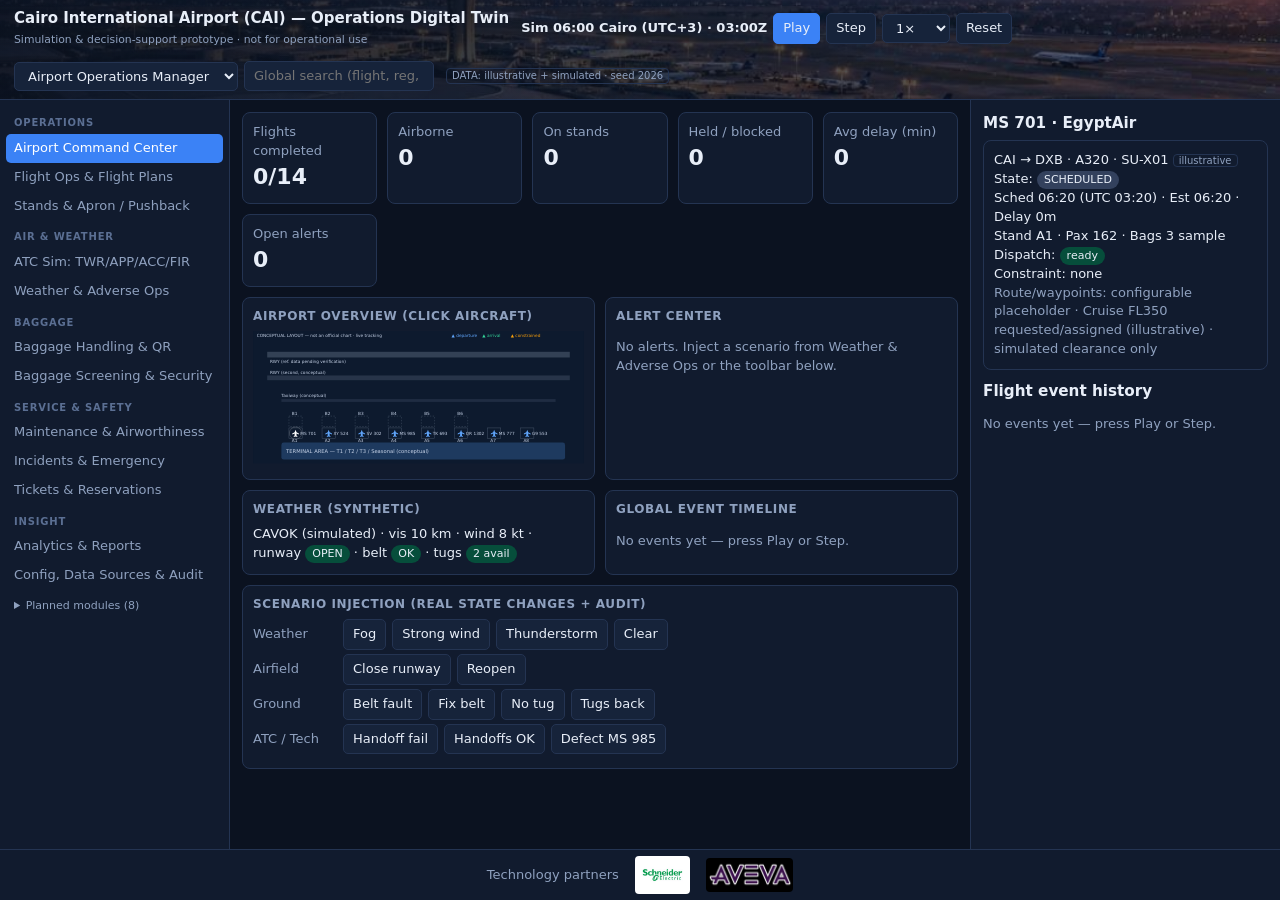
<file: CAI Operations Digital Twin — Simulation Prototype (1).html>
<!doctype html><html lang="en"><head><meta charset="utf-8"><meta name="viewport" content="width=device-width, initial-scale=1, viewport-fit=cover"><title>CAI Operations Digital Twin — Simulation Prototype</title>
<style>
:root{color-scheme:dark;--bg:#0b1220;--p:#111b2e;--p2:#16233a;--ln:#243452;--tx:#e8eef8;--mu:#8fa1bf;--ac:#3b82f6;--ok:#10b981;--wn:#f59e0b;--cr:#ef4444;box-sizing:border-box;padding-top:env(safe-area-inset-top,0px);padding-bottom:env(safe-area-inset-bottom,0px)}
*{box-sizing:inherit}html,body{height:100%;margin:0}body{background:var(--bg);color:var(--tx);font:13px/1.45 system-ui,"Segoe UI",Roboto,sans-serif}
#app{display:grid;grid-template-columns:230px 1fr 310px;grid-template-rows:auto 1fr auto;height:100%}
header{grid-column:1/4;background:linear-gradient(90deg,#0b1220ee,#0b122099),var(--hero) center/cover;border-bottom:1px solid var(--ln);padding:8px 14px;display:flex;gap:12px;align-items:center;flex-wrap:wrap}
header h1{font-size:15px;margin:0}header small{color:var(--mu)}
nav{background:var(--p);border-right:1px solid var(--ln);overflow:auto;padding:6px}
nav button{display:block;width:100%;text-align:left;background:none;border:0;color:var(--mu);padding:5px 8px;border-radius:5px;font:inherit;cursor:pointer}
nav button.on{background:var(--ac);color:#fff}nav button:hover{background:var(--p2)}nav button.na{opacity:.45}
main{overflow:auto;padding:12px}aside{background:var(--p);border-left:1px solid var(--ln);overflow:auto;padding:12px}
.g{display:grid;gap:10px}.k{grid-template-columns:repeat(auto-fit,minmax(120px,1fr))}.c2{grid-template-columns:repeat(auto-fit,minmax(300px,1fr))}
.card{background:var(--p);border:1px solid var(--ln);border-radius:8px;padding:10px;min-width:0}.card h3{margin:0 0 6px;font-size:12px;text-transform:uppercase;letter-spacing:.05em;color:var(--mu)}
.kv b{display:block;font-size:22px}.tw{overflow-x:auto}table{width:100%;border-collapse:collapse}th,td{padding:4px 6px;border-bottom:1px solid var(--ln);text-align:left;white-space:nowrap}th{color:var(--mu);font-weight:500}tr.r{cursor:pointer}tr.r:hover,tr.sel{background:var(--p2)}
.b{display:inline-block;padding:1px 7px;border-radius:9px;font-size:11px;background:#33415d}.ok{background:#064e3b}.wn{background:#78350f}.cr{background:#7f1d1d}
button.a,select,input{background:var(--p2);color:var(--tx);border:1px solid var(--ln);border-radius:5px;padding:5px 9px;font:inherit}button.a{cursor:pointer}button.a:hover{border-color:var(--ac)}button.pri{background:var(--ac);border-color:var(--ac)}
button:focus-visible,select:focus-visible,input:focus-visible{outline:2px solid #93c5fd}
.row{display:flex;gap:6px;flex-wrap:wrap;align-items:center}.mu{color:var(--mu)}svg text{fill:#c7d3e8;font-size:9px}
.tag{font-size:10px;border:1px solid var(--ln);border-radius:4px;padding:0 5px;color:var(--mu)}
#toast{position:fixed;bottom:14px;left:50%;transform:translateX(-50%);background:#1e293b;border:1px solid var(--ac);padding:8px 14px;border-radius:8px;display:none;z-index:9}
.pulse{animation:p 1.6s infinite}@keyframes p{50%{opacity:.35}}@media(prefers-reduced-motion:reduce){.pulse{animation:none}}
.logo{height:34px;border-radius:4px}footer{grid-column:1/4;background:var(--p);border-top:1px solid var(--ln);padding:6px 14px;display:flex;gap:16px;align-items:center;justify-content:center}nav h4{margin:10px 8px 3px;font-size:10px;letter-spacing:.08em;text-transform:uppercase;color:#5b6f93}details summary{font-size:11px}
@media(max-width:900px){#app{grid-template-columns:1fr;grid-template-rows:auto auto 1fr auto auto}header,nav,main,aside,footer{grid-column:1}nav{display:flex;overflow-x:auto}nav button{white-space:nowrap;width:auto}}
</style></head><body><div id="app">
<header><div><h1>Cairo International Airport (CAI) — Operations Digital Twin</h1><small>Simulation &amp; decision-support prototype · not for operational use</small></div>
<span class="row" id="clk"></span><span class="row"><select id="role" aria-label="Demo role"></select><input id="srch" placeholder="Global search (flight, reg, airline)" aria-label="Search"></span><span id="src" class="tag"></span></header>
<nav id="nav" aria-label="Modules"></nav><main id="main"></main><aside id="side"></aside><footer id="ft"></footer></div><div id="toast" role="status"></div>
<script>
const HERO="[data-uri]",SCH="[data-uri]",AVE="[data-uri]";document.documentElement.style.setProperty('--hero',`url(${HERO})`);
const $=s=>document.querySelector(s),pad=n=>String(n).padStart(2,'0');
function rng(a){return()=>{a|=0;a=a+0x6D2B79F5|0;let t=Math.imul(a^a>>>15,1|a);t=t+Math.imul(t^t>>>7,61|t)^t;return((t^t>>>14)>>>0)/4294967296}}
function hash(s){let h=2166136261;for(const c of s){h^=c.charCodeAt(0);h=Math.imul(h,16777619)}return h>>>0}
const DEP=['SCHEDULED','CHECK-IN OPEN','BOARDING','BOARDING COMPLETE','PUSHBACK REQUESTED','TAXIING','TAKEOFF SEQUENCE','DEPARTED','EN ROUTE'],DO=[-1e9,-120,-45,-15,-10,-5,0,3,20];
const ARR=['SCHEDULED','EN ROUTE','APPROACHING','LANDING','TAXIING','PARKED'],AO=[-1e9,-60,-12,-1,2,8];
// ILLUSTRATIVE sample schedule (not real flight data): id, airline, type, reg, isDep, other airport, STD/STA (min after 06:00), pax, stand
const FL=[['MS 701','EgyptAir','A320','SU-X01',1,'DXB',20,162,'A1'],['XY 524','flynas','A320','SU-X02',1,'RUH',35,170,'A2'],['SV 302','Saudia','A321','SU-X03',1,'JED',50,190,'A3'],['MS 985','EgyptAir','B788','SU-X04',1,'LHR',70,240,'A4'],['TK 693','Turkish','B738','SU-X05',1,'IST',95,150,'A5'],['QR 1302','Qatar','A320','SU-X06',1,'DOH',120,160,'A6'],['MS 777','EgyptAir','A330','SU-X07',1,'CDG',150,260,'A7'],['G9 553','Air Arabia','A320','SU-X08',1,'SHJ',180,168,'A8'],
['MS 702','EgyptAir','A320','SU-Y01',0,'DXB',30,158,'B1'],['EK 928','Emirates','B77W','SU-Y02',0,'DXB',45,310,'B2'],['MS 986','EgyptAir','B788','SU-Y03',0,'LHR',80,230,'B3'],['LH 582','Lufthansa','A321','SU-Y04',0,'FRA',110,180,'B4'],['ET 725','Ethiopian','B738','SU-Y05',0,'ADD',140,140,'B5'],['KU 617','Kuwait Air.','A320','SU-Y06',0,'KWI',170,150,'B6']];
const SCN={fog:'Dense fog (simulated)',wind:'Strong wind (simulated)',storm:'Thunderstorm + lightning ramp restriction',rwy:'Runway closure',belt:'Baggage belt failure',tug:'Pushback tug unavailable',hof:'ATC handoff failure',defect:'Aircraft defect (MS 985)'};
function makeState(seed){const F=FL.map(a=>({id:a[0],al:a[1],type:a[2],reg:a[3],dep:a[4],apt:a[5],std:a[6],pax:a[7],stand:a[8],i:0,st:'SCHEDULED',delay:0,mx:0,mad:0,block:null,al_:null,bags:[0,1,2].map(k=>{const id='BG'+a[0].replace(/\W/g,'')+k;return{id,tok:(hash(id+seed)*7919>>>0).toString(36)+(hash(id)>>>0).toString(36),esc:hash(id)%6==0}})}));
return{seed,t:0,F,ev:[],al:[],ho:[],au:[],rnd:rng(seed),wx:{vis:10,wind:8,c:'CAVOK (simulated)'},rwy:0,belt:0,tugDown:0,light:0,hof:0,lastDep:-9,n:0,mad:0,ref:[]}}
const ev=(S,type,f,msg)=>{S.ev.unshift({t:S.t,type,f,msg});if(S.ev.length>300)S.ev.pop()};
function alrt(S,sev,sys,msg,rec,owner){S.al.unshift({id:'AL-'+(++S.n),t:S.t,sev,sys,msg,rec,owner,res:0})}
function tick(S){S.t++;const slot=S.wx.vis<1.5?5:S.wx.wind>30?4:2,tug=S.tugDown||S.light?0:2;
for(const f of S.F){const L=f.dep?DEP:ARR,O=f.dep?DO:AO,n=f.i+1;if(n>=L.length||S.t<f.std+f.delay+O[n])continue;const nm=L[n];let b=null;
if(f.dep){if(nm=='BOARDING COMPLETE'&&S.belt)b='Baggage sortation fault: bags not loaded';else if(nm=='PUSHBACK REQUESTED'&&f.mx)b='Maintenance restriction: not dispatch-ready';else if(nm=='PUSHBACK REQUESTED'&&!tug)b=S.light?'Lightning: ramp tasks suspended':'No pushback tug available';else if(nm=='DEPARTED'&&S.rwy)b='Runway closed';else if(nm=='DEPARTED'&&S.t-S.lastDep<slot)b='Runway slot spacing (capacity)'}
else if(nm=='LANDING'){if(S.rwy)b='Runway closed — holding';else if(S.wx.vis<1.5&&!f.mad&&S.rnd()<.45){f.mad=1;S.mad++;f.delay+=8;ev(S,'MissedApproachRecorded',f.id,'Missed approach, low visibility; ETA revised +8 min');alrt(S,'wn','ATC',f.id+' missed approach (simulated)','Re-sequence in APP','APP controller (training)')}}
if(b){f.delay++;f.block=b;if(f.al_!=b){f.al_=b;alrt(S,'wn',f.dep?'Ground/Dispatch':'ATC',f.id+': '+b,'Review options; est. delay accumulating',f.dep?'Duty manager':'APP')}continue}
f.block=null;f.i=n;f.st=nm;ev(S,{'CHECK-IN OPEN':'CheckInOpened','BOARDING':'BoardingStarted','BOARDING COMPLETE':'BoardingCompleted','PUSHBACK REQUESTED':'PushbackRequested','TAXIING':'TaxiStarted','DEPARTED':'TakeoffRecorded','APPROACHING':'ApproachStarted','LANDING':'LandingRecorded','PARKED':'StandAssigned'}[nm]||'FlightStateChanged',f.id,nm);
const h=(a,b2)=>{S.ho.push({id:'HO-'+(S.ho.length+1),f:f.id,from:a,to:b2,t:S.t,ack:null});ev(S,'ATCHandoffRequested',f.id,a+' → '+b2)};
if(nm=='DEPARTED'){S.lastDep=S.t;h('TWR','APP')}if(nm=='EN ROUTE'&&f.dep)h('APP','ACC');if(nm=='APPROACHING')h('ACC','APP');if(nm=='LANDING')h('APP','TWR')}
for(const h of S.ho)if(!h.ack){const age=S.t-h.t;if(!S.hof||age>=6){h.ack=S.t;ev(S,'ATCHandoffAcknowledged',h.f,h.from+'→'+h.to+(age>=6&&S.hof?' (after retry)':''))}else if(age==3&&!h.warn){h.warn=1;alrt(S,'cr','ATC','Handoff '+h.id+' ('+h.f+') unacknowledged','Retry coordination via backup line (simulated)','Supervisor')}}}
function scn(S,k,role){const A=m=>S.au.unshift({t:S.t,role,m});A('Scenario: '+(SCN[k]||k));
if(k=='fog'){S.wx={vis:.8,wind:6,c:'DENSE FOG (simulated)'};ev(S,'WeatherConditionChanged','—','Visibility 0.8 km; capacity reduced');alrt(S,'wn','Weather','Reduced visibility: slot spacing ↑, missed-approach risk ↑','Options: reduce throughput, hold, delay departures, divert (authorised decision-maker)','Duty manager')}
if(k=='wind'){S.wx={vis:10,wind:38,c:'STRONG WIND (simulated)'};ev(S,'WeatherConditionChanged','—','Wind 38 kt');alrt(S,'wn','Weather','Strong wind: runway throughput reduced','Check crosswind limits per aircraft/procedure','Duty manager')}
if(k=='storm'){S.wx={vis:3,wind:30,c:'THUNDERSTORM (simulated)'};S.light=1;ev(S,'WeatherConditionChanged','—','Thunderstorm; ramp lightning restriction');alrt(S,'cr','Weather','Lightning restriction: ramp & pushback tasks suspended','Resume only when approved criteria met','Ramp safety officer')}
if(k=='clear'){S.wx={vis:10,wind:8,c:'CAVOK (simulated)'};S.light=0;ev(S,'WeatherConditionChanged','—','Conditions improved')}
if(k=='rwy'){S.rwy=1;ev(S,'RunwayStatusChanged','RWY','Runway CLOSED (simulated inspection)');alrt(S,'cr','Runway','Runway closed: departures held, arrivals holding','Inspect, then reopen via authorised release','Airfield ops')}
if(k=='rwyok'){S.rwy=0;ev(S,'RunwayStatusChanged','RWY','Runway reopened')}
if(k=='belt'){S.belt=1;ev(S,'GroundEquipmentFailure','BELT','Baggage sortation belt failed');alrt(S,'cr','Baggage','Belt failure: bag queue building; boarding completion blocked','Manual sort / reroute to belt 2; notify passenger services','Baggage ops officer')}
if(k=='beltok'){S.belt=0;ev(S,'BeltRestored','BELT','Belt restored')}
if(k=='tug'){S.tugDown=1;ev(S,'GroundVehicleBreakdown','TUGS','All simulated tugs unavailable');alrt(S,'wn','Fleet','No tug available: pushbacks cannot be requested','Dispatch spare tug / tow tractor','Fleet dispatcher')}
if(k=='tugok'){S.tugDown=0;ev(S,'GroundVehicleDispatched','TUGS','Tugs available')}
if(k=='hof'){S.hof=1;ev(S,'ATCHandoffFailure','ATC','Handoff acknowledgment failures enabled')}
if(k=='hofok'){S.hof=0}
if(k=='defect'){const f=S.F.find(x=>x.id=='MS 985');f.mx=1;ev(S,'MaintenanceDefectReported',f.id,'Dispatch-critical defect (simulated)');alrt(S,'cr','Maintenance',f.id+' not dispatch-ready','Rectify, inspect, sign-off, authorised release','Maintenance planner')}}
function run(seed,k,n=240){const s=makeState(seed);for(let i=0;i<n;i++){if(i==20&&k)scn(s,k,'sim');tick(s)}return kpi(s)}
function kpi(S){const d=S.F.filter(f=>f.dep),dl=d.filter(f=>f.i>=7),ar=S.F.filter(f=>!f.dep);return{dep:dl.length,arr:ar.filter(f=>f.i>=4).length,avg:+(S.F.reduce((a,f)=>a+f.delay,0)/S.F.length).toFixed(1),ot:Math.round(100*d.filter(f=>f.delay<=15).length/d.length),mad:S.mad,al:S.al.length,held:S.F.filter(f=>f.block).length}}
// ---------- UI ----------
let S=makeState(2026),sel='MS 701',view='cmd',role='Airport Operations Manager',play=0,spd=1,timer,q='',cmpRes=null,cmpK='fog',inc=[],tk=[];
const ROLES=['Airport Operations Manager','Terminal Operations Officer','Ground Handling Supervisor','Baggage Operations Officer','Maintenance Planner','Safety Investigator','Fleet Dispatcher','ATC Training User','Passenger Support Agent','Read-only Analyst'];
const NAV=[['cmd','Airport Command Center',1],['term','Terminals, Gates & Pax Services'],['fl','Flight Ops & Flight Plans',1],['atc','ATC Sim: TWR/APP/ACC/FIR',1],['bag','Baggage Handling & QR',1],['scr','Baggage Screening & Security',1],['gh','Ground Handling & Ramp'],['veh','Ground Vehicles & Fleet'],['st','Stands & Apron / Pushback',1],['rw','Runways, Taxiways & Pavement'],['wx','Weather & Adverse Ops',1],['mx','Maintenance & Airworthiness',1],['pv','Private Aviation & Seasonal Terminal'],['tix','Tickets & Reservations',1],['clm','Lost Baggage & Claims'],['inc','Incidents & Emergency',1],['res','Resource & Sustainability'],['stf','Staffing & Crew'],['an','Analytics & Reports',1],['cfg','Config, Data Sources & Audit',1]];
const loc=t=>{const m=360+t;return pad(Math.floor(m/60)%24)+':'+pad(m%60)},utc=t=>{const m=180+t;return pad(Math.floor(m/60)%24)+':'+pad(m%60)};
const toast=m=>{const e=$('#toast');e.textContent=m;e.style.display='block';clearTimeout(e.t);e.t=setTimeout(()=>e.style.display='none',2600)};
const can=()=>role!='Read-only Analyst'||(toast('Read-only Analyst cannot perform actions'),0);
const bd=(s,c)=>`<span class="b ${c||''}">${s}</span>`;
const stc=f=>f.block?'wn':(f.i>=(f.dep?7:5)?'ok':'');
const eta=f=>loc(f.std+f.delay);
function act(k,conf){if(!can())return;if(conf&&!confirm(conf+'\n\n(Sensitive action — will be written to the audit log.)'))return;scn(S,k,role);draw();toast('Applied: '+(SCN[k]||k))}
function setView(v){view=v;draw()}
function selF(id){sel=id;draw()}
function bagStage(b,f){const i=f.i;if(f.dep){if(i<1)return'NOT CHECKED IN';if(S.belt&&i<=3)return'SORTATION HOLD (belt fault)';if(i==1)return b.esc?'SCREENING ESCALATED — manual review by authorised staff':'CHECKED IN';if(i==2)return'SCREENED & SORTED';if(i<7)return'LOADED ON AIRCRAFT';return'IN TRANSIT'}if(i<4)return'ON AIRCRAFT';if(i==4)return'UNLOADING';return i==5?'ON RECLAIM BELT':'—'}
function qr(tok){const n=21,h=hash(tok);let r=rng(h),s='';for(let y=0;y<n;y++)for(let x=0;x<n;x++){const fin=(x<7&&y<7)||(x>13&&y<7)||(x<7&&y>13);let on=fin?(x%6==0||y%6==0||(x%6>1&&x%6<5&&y%6>1&&y%6<5)||x==14||x==20)&&!(x>6&&x<14&&y<7):r()>.5;if(on)s+=`<rect x="${x}" y="${y}" width="1" height="1"/>`}return`<svg viewBox="-1 -1 23 23" width="110" style="background:#fff;border-radius:4px"><g fill="#000">${s}</g></svg>`}
function pos(f){const i=(+f.stand.slice(1)-1);const sx=90+i*70,sy=215;if(f.dep){if(f.i<=4)return[sx,sy];if(f.i==5)return[sx+(150-sx)*.3,150];if(f.i==6)return[110,50];return null}if(f.i==3)return[300,50];if(f.i==4)return[200,150];if(f.i==5)return[sx,sy];if(f.i==2)return[640,70];return null}
function mapSVG(){let s=`<svg viewBox="0 0 700 280" width="100%" role="img" aria-label="Conceptual airport layout"><rect width="700" height="280" fill="#0d1a2e"/><text x="8" y="12">CONCEPTUAL LAYOUT — not an official chart</text>
<rect x="30" y="44" width="640" height="12" fill="${S.rwy?'#7f1d1d':'#334155'}"/><text x="36" y="40">RWY (ref. data pending verification)${S.rwy?' — CLOSED':''}</text><rect x="30" y="94" width="640" height="10" fill="#273449"/><text x="36" y="90">RWY (second, conceptual)</text>
<rect x="60" y="144" width="580" height="6" fill="#1f2c42"/><text x="60" y="140">Taxiway (conceptual)</text><rect x="60" y="236" width="600" height="36" rx="5" fill="#1e3a5f"/><text x="70" y="258" style="font-size:11px">TERMINAL AREA — T1 / T2 / T3 / Seasonal (conceptual)</text>`;
for(const f of S.F){const i=+f.stand.slice(1)-1,x=90+i*70;if(f.stand[0]=='A')s+=`<rect x="${x-14}" y="205" width="28" height="22" fill="none" stroke="#475569"/><text x="${x-8}" y="226">${f.stand}</text>`;else s+=`<rect x="${x-14}" y="180" width="28" height="22" fill="none" stroke="#475569" stroke-dasharray="3"/><text x="${x-8}" y="199">${f.stand}</text>`}
for(const f of S.F){const p=pos(f);if(!p)continue;const c=f.block?'#f59e0b':f.id==sel?'#fff':'#3b82f6';s+=`<g style="cursor:pointer" onclick="selF('${f.id}')"><circle cx="${p[0]}" cy="${p[1]}" r="${f.id==sel?8:6}" fill="${c}" class="${f.block?'pulse':''}"/><text x="${p[0]+8}" y="${p[1]+3}">${f.id}</text></g>`}
return s+'</svg>'}
function kpiCards(){const k=kpi(S),air=S.F.filter(f=>f.dep?f.i>=7:f.i>=1&&f.i<=3).length,onS=S.F.filter(f=>f.dep?f.i>=1&&f.i<=4:f.i>=5).length,q2=S.F.filter(f=>f.dep&&f.i>=1&&f.i<=2).reduce((a,f)=>a+f.pax,0);
const c=[['Departed',k.dep+'/8'],['Arrived',k.arr+'/6'],['Airborne',air],['On stands',onS],['Held/blocked',k.held],['Avg delay (min)',k.avg],['Missed apps',k.mad],['Pax in check-in/boarding',q2],['Open alerts',S.al.filter(a=>!a.res).length],['Bags in hold',S.belt?S.F.filter(f=>f.dep&&f.i>=1&&f.i<=3).length*3:0]];
return`<div class="g k">${c.map(x=>`<div class="card kv"><span class="mu">${x[0]}</span><b>${x[1]}</b></div>`).join('')}</div>`}
function alerts(){return S.al.length?S.al.slice(0,8).map(a=>`<div class="card" style="margin-bottom:6px;border-left:3px solid var(${a.sev=='cr'?'--cr':'--wn'})"><div class="row">${bd(a.sev=='cr'?'CRITICAL':'CAUTION',a.sev)} <span class="mu">${loc(a.t)} · ${a.sys} · ${a.id}</span></div>${a.msg}<div class="mu">Recommended: ${a.rec} · Owner: ${a.owner}</div>${a.res?bd('RESOLVED','ok'):`<button class="a" onclick="if(can()){S.al.find(x=>x.id=='${a.id}').res=1;S.au.unshift({t:S.t,role,m:'Resolved ${a.id}'});draw()}">Resolve</button>`}</div>`).join(''):'<p class="mu">No alerts. Inject a scenario from Weather &amp; Adverse Ops or the toolbar below.</p>'}
function evlog(n=12,fid){const e=S.ev.filter(x=>!fid||x.f==fid).slice(0,n);return e.length?`<div class="tw"><table>${e.map(x=>`<tr><td class="mu">${loc(x.t)}</td><td>${x.type}</td><td>${x.f}</td><td class="mu">${x.msg}</td></tr>`).join('')}</table></div>`:'<p class="mu">No events yet — press Play or Step.</p>'}
function flTable(list){return`<div class="tw"><table><tr><th>Flight</th><th>Airline</th><th>A/C</th><th>Route</th><th>Sched</th><th>Est</th><th>State</th><th>Delay</th><th>Constraint</th></tr>${list.map(f=>`<tr class="r ${f.id==sel?'sel':''}" tabindex="0" onclick="selF('${f.id}')"><td><b>${f.id}</b></td><td>${f.al}</td><td>${f.type}</td><td>${f.dep?'CAI→'+f.apt:f.apt+'→CAI'}</td><td>${loc(f.std)}</td><td>${eta(f)}</td><td>${bd(f.st,stc(f))}</td><td>${f.delay?'+'+f.delay:'—'}</td><td class="mu">${f.block||''}</td></tr>`).join('')}</table></div>`}
function toolbar(){return`<div class="card"><h3>Scenario injection (each action = real state change + audit record)</h3><div class="row">${Object.keys(SCN).map(k=>`<button class="a" onclick="act('${k}',${['rwy','defect'].includes(k)?`'Apply: ${SCN[k]}?'`:'0'})">${SCN[k]}</button>`).join('')}</div><div class="row" style="margin-top:6px"><span class="mu">Restore:</span>${[['clear','Clear weather'],['rwyok','Reopen runway'],['beltok','Fix belt'],['tugok','Restore tugs'],['hofok','Handoffs OK']].map(a=>`<button class="a" onclick="act('${a[0]}')">${a[1]}</button>`).join('')}</div></div>`}
const V={
cmd:()=>`${kpiCards()}<div class="g c2" style="margin-top:10px"><div class="card"><h3>Airport overview (click aircraft)</h3>${mapSVG()}</div><div class="card"><h3>Alert center</h3>${alerts()}</div></div><div class="g c2" style="margin-top:10px"><div class="card"><h3>Weather (synthetic)</h3>${S.wx.c} · vis ${S.wx.vis} km · wind ${S.wx.wind} kt · runway ${S.rwy?bd('CLOSED','cr'):bd('OPEN','ok')} · belt ${S.belt?bd('FAULT','cr'):bd('OK','ok')} · tugs ${S.tugDown||S.light?bd('0 avail','cr'):bd('2 avail','ok')}</div><div class="card"><h3>Global event timeline</h3>${evlog(8)}</div></div><div style="margin-top:10px">${toolbar()}</div>`,
fl:()=>{const l=S.F.filter(f=>(f.id+f.al+f.reg+f.apt).toLowerCase().includes(q.toLowerCase()));return`<div class="card"><h3>Flights ${q?'(filter: '+q+')':''}</h3>${l.length?flTable(l):'<p class="mu">No flights match.</p>'}</div>`},
atc:()=>{const col=(n,fn)=>{const l=S.F.filter(fn);return`<div class="card"><h3>${n} <span class="tag">simulated, training only</span></h3>${bd('workload '+l.length+'/6',l.length>4?'cr':l.length>2?'wn':'ok')}<div style="margin-top:6px">${l.map(f=>`<div class="row"><b>${f.id}</b>${bd(f.st,stc(f))}<span class="mu">${f.block||''}</span></div>`).join('')||'<span class="mu">No traffic</span>'}</div></div>`};
return`<div class="g c2">${col('Tower (TWR)',f=>f.dep?[4,5,6].includes(f.i):[3,4].includes(f.i))}${col('Approach (APP)',f=>f.dep?f.i==7:f.i==2)}${col('Area Control (ACC)',f=>f.i==(f.dep?8:1))}</div><div class="card" style="margin-top:10px"><h3>Handoffs (adjacent FIR step is configurable; not modelled in this pass)</h3><div class="tw"><table><tr><th>ID</th><th>Flight</th><th>From</th><th>To</th><th>Requested</th><th>Ack</th><th></th></tr>${S.ho.slice().reverse().slice(0,12).map(h=>`<tr><td>${h.id}</td><td>${h.f}</td><td>${h.from}</td><td>${h.to}</td><td>${loc(h.t)}</td><td>${h.ack?bd('ACK '+loc(h.ack),'ok'):bd('PENDING','wn')}</td><td>${h.ack?'':`<button class="a" onclick="if(can()){const h=S.ho.find(x=>x.id=='${h.id}');h.ack=S.t;ev(S,'ATCHandoffAcknowledged',h.f,'manual retry');draw()}">Retry</button>`}</td></tr>`).join('')}</table></div><p class="mu">No separation minima or real clearances are generated; all states are simulation outputs.</p></div>`},
bag:()=>{const f=S.F.find(x=>x.id==sel),st=['CHECKED IN','SCREENED & SORTED','LOADED ON AIRCRAFT'];let belt=`<svg viewBox="0 0 700 120" width="100%"><text x="6" y="12">CONCEPTUAL BAGGAGE SYSTEM (animated by flight state)</text>`;['Check-in','Screening','Sort / make-up','Aircraft'].forEach((n,i)=>belt+=`<rect x="${30+i*170}" y="40" width="120" height="36" rx="5" fill="${i==2&&S.belt?'#7f1d1d':'#1e3a5f'}"/><text x="${40+i*170}" y="62">${n}${i==2&&S.belt?' ✖ FAULT':''}</text>`);
S.F.filter(x=>x.dep&&x.i>=1&&x.i<7).forEach((x,j)=>{const px=x.i==1?60:x.i==2?230:x.i<=3?(S.belt?400:400):570;belt+=`<circle cx="${px+j*9}" cy="${95}" r="4" fill="${S.belt&&x.i<=3?'#ef4444':'#10b981'}"/>`});belt+='</svg>';
return`<div class="card"><h3>Conveyor view</h3>${belt}</div><div class="card" style="margin-top:10px"><h3>Bags — ${f.id} (select flight in Flights)</h3><div class="tw"><table><tr><th>Bag</th><th>Stage</th><th>Screening (training)</th><th>Passenger QR page</th></tr>${f.bags.map(b=>`<tr><td>${b.id}</td><td>${bd(bagStage(b,f),/HOLD|ESCAL/.test(bagStage(b,f))?'wn':'')}</td><td>${b.esc?'Additional screening':'Cleared'}</td><td><button class="a" onclick="qrOpen('${b.id}')">Open QR</button></td></tr>`).join('')}</table></div></div>`},
scr:()=>`<div class="card"><h3>Screening workflow (educational)</h3><p>Check-in reconciliation → X-ray / automated image analysis → operator review → alarm resolution → additional screening / EDS → manual inspection by authorised personnel → clear or escalate (hold, customs/biosecurity referral).</p><p class="mu">An X-ray image cannot reliably identify every material, species or biological product. Suspected wildlife derivatives require documentary verification and examination by authorised specialists — escalate; never rely on the image alone. This module teaches compliance and escalation only; no bypass or evasion content, and no validated threat-detection model is implied.</p><p>Current escalations in this run: ${S.F.flatMap(f=>f.bags.filter(b=>b.esc&&f.dep&&f.i>=1).map(b=>b.id)).join(', ')||'none yet'}</p></div>`,
st:()=>`<div class="card"><h3>Stand map</h3>${mapSVG()}</div><div class="card" style="margin-top:10px"><h3>Stand occupancy &amp; pushback (tugs: ${S.tugDown||S.light?0:2} available)</h3><div class="tw"><table><tr><th>Stand</th><th>Flight</th><th>Type</th><th>Occupancy</th><th>Pushback</th></tr>${S.F.map(f=>{const occ=f.dep?f.i>=1&&f.i<=4:f.i>=5,pb=f.dep?(f.mx?bd('NOT AUTHORISED — maintenance','cr'):f.block&&f.i==3?bd(f.block,'wn'):f.i>=4?bd('Requested/in progress'):'—'):'—';return`<tr><td>${f.stand}</td><td>${f.id}</td><td>${f.type}</td><td>${occ?bd('OCCUPIED','wn'):bd('FREE','ok')}</td><td>${pb}</td></tr>`}).join('')}</table></div><p class="mu">Tug availability alone never authorises pushback: maintenance, bags, clearance state are all checked. Stand optimizer: not built in this pass.</p></div>`,
wx:()=>`<div class="card"><h3>Weather: ${S.wx.c}</h3>Visibility ${S.wx.vis} km · Wind ${S.wx.wind} kt · Lightning restriction ${S.light?'ACTIVE':'none'}. <span class="tag">Synthetic — no METAR/TAF is generated</span></div><div style="margin-top:10px">${toolbar()}</div><div class="card" style="margin-top:10px"><h3>Decision support (options, not recommendations)</h3>Hold aircraft (delay ↑, fuel ↑) · reduce throughput (delay ↑, safety margin kept) · delay departures · reassign stands · suspend ramp tasks · divert to alternate · close movement area. The authorised decision-maker chooses based on approved procedures.</div><div class="card" style="margin-top:10px"><h3>Compare two runs (headless, same seed, 240 min)</h3><div class="row"><select id="ck" onchange="cmpK=this.value">${Object.keys(SCN).map(k=>`<option value="${k}" ${k==cmpK?'selected':''}>${SCN[k]}</option>`).join('')}</select><button class="a pri" onclick="cmpRes=[run(2026,0),run(2026,cmpK)];draw()">Run baseline vs scenario</button></div>${cmpRes?`<table><tr><th>KPI</th><th>Baseline</th><th>${SCN[cmpK]}</th></tr>${[['Departures completed','dep'],['Arrivals on stand','arr'],['Avg delay (min)','avg'],['On-time dep % (≤15m)','ot'],['Missed approaches','mad'],['Alerts raised','al']].map(r=>`<tr><td>${r[0]}</td><td>${cmpRes[0][r[1]]}</td><td>${cmpRes[1][r[1]]}</td></tr>`).join('')}</table>`:''}</div>`,
mx:()=>`<div class="card"><h3>Dispatch readiness</h3><div class="tw"><table><tr><th>Reg</th><th>Flight</th><th>Type</th><th>Status</th><th></th></tr>${S.F.filter(f=>f.dep).map(f=>`<tr><td>${f.reg}</td><td>${f.id}</td><td>${f.type}</td><td>${f.mx?bd('RESTRICTED — dispatch-critical defect','cr'):bd('Dispatch-ready','ok')}</td><td>${f.mx?`<button class="a" onclick="relMx('${f.id}')">Sign-off &amp; release</button>`:`<button class="a" onclick="defMx('${f.id}')">Report defect</button>`}</td></tr>`).join('')}</table></div><p class="mu">Intervals are never hard-coded; real tasks follow the approved maintenance programme. Release requires inspection sign-off (confirmation).</p></div>`,
tix:()=>{const F={Saver:{fare:4200,fee:1.0,why:'Non-refundable fare family (illustrative)'},Flex:{fare:6800,fee:.15,why:'15% change/cancel deduction (illustrative)'},Premium:{fare:12500,fee:0,why:'Fully refundable (illustrative)'}};return`<div class="card"><h3>Cancel sample ticket (illustrative fare rules, EGP)</h3><div class="row"><select id="fam">${Object.keys(F).map(k=>`<option>${k}</option>`).join('')}</select><select id="ns"><option value="0">Cancel before departure</option><option value="1">No-show</option></select><button class="a pri" onclick="cancelTk()">Cancel &amp; calculate</button></div><div id="tkres" style="margin-top:8px">${tk.map(x=>`<div class="card">${x}</div>`).join('')||'<span class="mu">No cancellations yet.</span>'}</div><p class="mu">No payment data is collected. Booking, seat selection, rebooking: not built in this pass.</p></div>`},
inc:()=>`<div class="card"><h3>Report incident</h3><div class="row"><select id="ic">${['Bird strike','FOD','Fuel spill','Ground equipment failure','Near miss','Passenger medical'].map(c=>`<option>${c}</option>`).join('')}</select><select id="is"><option>Hazard</option><option>Near miss</option><option>Incident</option></select><input id="id" placeholder="Description (required)"><button class="a pri" onclick="addInc()">Submit</button></div></div><div style="margin-top:10px">${inc.map((x,i)=>`<div class="card" style="margin-bottom:6px"><b>${x.id}</b> ${x.c} · ${x.s} · ${loc(x.t)} — ${x.d}<div class="row">${['Classified','Escalated','Root cause (5 Whys)','Corrective action','Closed'].map((n,j)=>`<span class="b ${j<=x.step?'ok':''}">${n}</span>`).join('')}${x.step<4?`<button class="a" onclick="if(can()){inc[${i}].step++;ev(S,'IncidentEscalated','${x.id}','Step '+inc[${i}].step);draw()}">Advance</button>`:''}</div></div>`).join('')||'<p class="mu">No incidents reported.</p>'}</div>`,
an:()=>{const k=kpi(S);return`<div class="card"><h3>KPIs (simulated, definitions below — not official airport performance)</h3><table><tr><td>On-time departure % (≤15 min delay)</td><td>${k.ot}</td></tr><tr><td>Average delay across all flights (min)</td><td>${k.avg}</td></tr><tr><td>Missed approaches</td><td>${k.mad}</td></tr><tr><td>Flights currently blocked</td><td>${k.held}</td></tr><tr><td>Alerts raised</td><td>${k.al}</td></tr></table><div class="row" style="margin-top:8px"><button class="a" onclick="exp()">Download event log (CSV)</button></div></div>`},
cfg:()=>`<div class="card"><h3>Data categories</h3><table><tr><td>${bd('Verified reference','ok')}</td><td>None marked verified yet — runway/terminal facts (e.g. T1, T2, T3, seasonal terminal) still need source verification against official CAI/ECAA/ICAO publications.</td></tr><tr><td>${bd('Illustrative','wn')}</td><td>Flights, registrations, stands, fares, crews, pricing, weather.</td></tr><tr><td>${bd('Simulated live')}</td><td>Everything the engine updates each tick (seed ${S.seed}).</td></tr></table></div><div class="card" style="margin-top:10px"><h3>Audit log</h3>${S.au.map(a=>`<div>${loc(a.t)} · ${a.role} · ${a.m}</div>`).join('')||'<span class="mu">Empty</span>'}</div>`};
function defMx(id){if(!can())return;if(!confirm('Report dispatch-critical defect on '+id+'?'))return;const f=S.F.find(x=>x.id==id);f.mx=1;ev(S,'MaintenanceDefectReported',id,'Dispatch-critical defect');alrt(S,'cr','Maintenance',id+' not dispatch-ready','Rectify, inspect, sign-off','Maintenance planner');S.au.unshift({t:S.t,role,m:'Defect '+id});draw()}
function relMx(id){if(!can())return;if(role!='Maintenance Planner'&&role!='Airport Operations Manager')return toast('Release requires Maintenance Planner or Ops Manager role (demo only)');if(!confirm('Confirm required inspection and sign-off completed for '+id+'?'))return;S.F.find(x=>x.id==id).mx=0;ev(S,'MaintenanceReleaseRecorded',id,'Authorised release recorded');S.au.unshift({t:S.t,role,m:'Release '+id});draw()}
function cancelTk(){if(!can())return;const F={Saver:[4200,1,'Non-refundable family (illustrative)'],Flex:[6800,.15,'15% deduction (illustrative)'],Premium:[12500,0,'Fully refundable (illustrative)']},k=$('#fam').value,ns=$('#ns').value=='1',[p,fee,w]=F[k],ded=ns?p:p*fee;tk.unshift(`<b>${k}</b> original EGP ${p} · deduction EGP ${ded} · <b>refund EGP ${p-ded}</b><br><span class="mu">${ns?'No-show forfeits fare (illustrative rule)':w}</span>`);ev(S,'PassengerBookingCancelled','TKT','Fare '+k);S.au.unshift({t:S.t,role,m:'Ticket cancel '+k});draw()}
function addInc(){if(!can())return;const d=$('#id').value.trim();if(!d)return toast('Description is required');inc.unshift({id:'INC-'+(inc.length+1),c:$('#ic').value,s:$('#is').value,d,t:S.t,step:0});ev(S,'IncidentReported','INC-'+inc.length,$('#ic').value);alrt(S,'wn','Safety',$('#ic').value+' reported','Initial classification and risk assessment','Safety investigator');draw()}
function qrOpen(id){const f=S.F.find(x=>x.bags.some(b=>b.id==id)),b=f.bags.find(x=>x.id==id);$('#side').innerHTML=`<h3>Passenger baggage status</h3><div class="card"><div style="text-align:center">${qr(b.tok)}<div class="mu">QR mockup (decorative pattern, not a standards-compliant code). Token: ${b.tok}</div></div><p><b>${b.id}</b><br>${f.dep?'CAI → '+f.apt:f.apt+' → CAI'} · ${f.id}<br>Status: <b>${bagStage(b,f)}</b><br>${S.belt&&f.dep?'Delay notice: sortation fault, bag held':'No exceptions'}<br>Next: ${f.dep?(f.i<3?'Loading':'In flight'):'Reclaim belt'}</p><p class="mu">No personal data shown. Production QR tokens must be unguessable and access-controlled.</p></div>`}
function exp(){const c='sim_time,type,ref,message\n'+S.ev.map(e=>[loc(e.t),e.type,e.f,'"'+e.msg+'"'].join(',')).join('\n'),a=document.createElement('a');a.href=URL.createObjectURL(new Blob([c],{type:'text/csv'}));a.download='cai_sim_events.csv';a.click()}
function side(){const f=S.F.find(x=>x.id==sel);if(!f)return'';return`<h3 style="margin:0 0 6px">${f.id} · ${f.al}</h3><div class="card"><div>${f.dep?'CAI → '+f.apt:f.apt+' → CAI'} · ${f.type} · ${f.reg} ${'<span class="tag">illustrative</span>'}</div><div>State: ${bd(f.st,stc(f))}</div><div>Sched ${loc(f.std)} (UTC ${utc(f.std)}) · Est ${eta(f)} · Delay ${f.delay}m</div><div>Stand ${f.stand} · Pax ${f.pax} · Bags ${f.bags.length} sample</div><div>Dispatch: ${f.mx?bd('RESTRICTED','cr'):bd('ready','ok')}</div><div>Constraint: ${f.block||'none'}</div><div class="mu">Route/waypoints: configurable placeholder · Cruise FL350 requested/assigned (illustrative) · simulated clearance only</div></div><h3 style="margin:10px 0 4px">Flight event history</h3>${evlog(10,f.id)}`}
function draw(){$('#nav').innerHTML=NAV.map(n=>`<button class="${view==n[0]?'on':''} ${n[2]?'':'na'}" onclick="setView('${n[0]}')">${n[1]}${n[2]?'':' ·'}</button>`).join('');
const nb=NAV.find(n=>n[0]==view);$('#main').innerHTML=(V[view]?V[view]():`<div class="card"><h3>${nb[1]}</h3><p>Not built in this first pass. The shared state and event bus it will plug into already exist (see Command Center and Weather).</p></div>`)+`<div class="row" style="margin-top:14px"><span class="mu">Technology partners:</span><span style="background:#fff;border-radius:4px;padding:2px"><img class="logo" alt="Schneider Electric" src="${SCH}"></span><img class="logo" alt="AVEVA" src="${AVE}"></div>`;
$('#side').innerHTML=side();$('#src').textContent='DATA: illustrative + simulated · seed '+S.seed;
$('#clk').innerHTML=`<b>Sim ${loc(S.t)} Cairo (UTC+3) · ${utc(S.t)}Z</b> <button class="a pri" onclick="tg()">${play?'Pause':'Play'}</button><button class="a" onclick="if(!play){tick(S);draw()}">Step</button><select onchange="spd=+this.value;rst()" aria-label="Speed">${[1,2,5,10].map(s=>`<option value="${s}" ${s==spd?'selected':''}>${s}×</option>`).join('')}</select><button class="a" onclick="S=makeState(2026);inc=[];tk=[];cmpRes=null;draw();toast('Reset to seed 2026')">Reset</button>`;
$('#role').innerHTML=ROLES.map(r=>`<option ${r==role?'selected':''}>${r}</option>`).join('')}
function tg(){play=!play;rst();draw()}function rst(){clearInterval(timer);if(play)timer=setInterval(()=>{tick(S);if(S.t>=360){play=0;clearInterval(timer)}draw()},1000/spd)}
$('#role').onchange=e=>{role=e.target.value;S.au.unshift({t:S.t,role,m:'Role switched (demo only, not real access control)'});draw()};
$('#srch').oninput=e=>{q=e.target.value;if(view!='fl')view='fl';draw();$('#srch').focus()};
/* v2: grouped nav, fewer KPIs, grouped scenarios, live tracking animation, partner footer */
let PO=0,AC={};const NS='http://www.w3.org/2000/svg',RM=matchMedia('(prefers-reduced-motion:reduce)').matches;
const G=[['Operations',['cmd','fl','st']],['Air & Weather',['atc','wx']],['Baggage',['bag','scr']],['Service & Safety',['mx','inc','tix']],['Insight',['an','cfg']]];
$('#ft').innerHTML=`<span class="mu">Technology partners</span><span style="background:#fff;border-radius:4px;padding:2px;display:inline-flex"><img class="logo" alt="Schneider Electric" src="${SCH}"></span><img class="logo" alt="AVEVA" src="${AVE}">`;
function pos(f){const E=f.std+f.delay,p=(a,b)=>Math.max(0,Math.min(1,(S.t-E-a)/(b-a))),i=+f.stand.slice(1)-1,sx=90+i*70,sy=f.stand[0]=='A'?216:191;
if(f.dep){if(f.i<=4)return[sx,sy];if(f.i==5){const q=p(-5,0);return[sx+(110-sx)*q,q<.5?sy+(150-sy)*q*2:150-100*(q-.5)*2]}if(f.i==6)return[110,50];if(f.i==7){const q=p(3,20);return[110+520*q,50-32*q]}return[684,16]}
if(f.i==1)return[690,16];if(f.i==2){const q=p(-12,-1);return[690-390*q,16+34*q]}if(f.i==3){const q=p(-1,2);return[300-190*q,50]}if(f.i==4){const q=p(2,8);return[110+(sx-110)*q,q<.5?50+200*q:150+(sy-150)*(q-.5)*2]}if(f.i==5)return[sx,sy];return null}
function mapSVG(){let s=`<svg viewBox="0 0 700 280" width="100%" role="img" aria-label="Conceptual airport layout with live aircraft tracking"><rect width="700" height="280" fill="#0d1a2e"/><text x="8" y="12">CONCEPTUAL LAYOUT — not an official chart · live tracking</text><text x="420" y="12" style="fill:#60a5fa">▲ departure</text><text x="485" y="12" style="fill:#34d399">▲ arrival</text><text x="545" y="12" style="fill:#f59e0b">▲ constrained</text>
<rect x="30" y="44" width="640" height="12" fill="${S.rwy?'#7f1d1d':'#334155'}"/><text x="36" y="68">RWY (ref. data pending verification)${S.rwy?' — CLOSED':''}</text><rect x="30" y="94" width="640" height="10" fill="#273449"/><text x="36" y="90">RWY (second, conceptual)</text><rect x="60" y="144" width="580" height="6" fill="#1f2c42"/><text x="60" y="140">Taxiway (conceptual)</text><rect x="60" y="236" width="600" height="36" rx="5" fill="#1e3a5f"/><text x="70" y="258" style="font-size:11px">TERMINAL AREA — T1 / T2 / T3 / Seasonal (conceptual)</text>`;
for(const f of S.F){const i=+f.stand.slice(1)-1,x=90+i*70;if(f.stand[0]=='A')s+=`<rect x="${x-14}" y="205" width="28" height="22" fill="none" stroke="#475569"/><text x="${x-8}" y="234">${f.stand}</text>`;else s+=`<rect x="${x-14}" y="180" width="28" height="22" fill="none" stroke="#475569" stroke-dasharray="3"/><text x="${x-8}" y="177">${f.stand}</text>`}
return s+'<g id="ac"></g></svg>'}
function mk(f,a,g){const e=document.createElementNS(NS,'g');e.style.cursor='pointer';e.innerHTML='<polyline fill="none" stroke-width="1" stroke-dasharray="2 3"/><circle r="0" fill="none" stroke-width="1"/><path d="M0-7L2-2L7 1V3L2 1V5L4 7V8L0 7L-4 8V7L-2 5V1L-7 3V1L-2-2Z"/><text></text>';e.onclick=()=>selF(f.id);g.appendChild(e);a.el=e;a.tr_=e.childNodes[0];a.ri=e.childNodes[1];a.pl=e.childNodes[2];a.tx=e.childNodes[3]}
function frame(ts){const g=document.getElementById('ac');if(g){const T={};for(const f of S.F){const p=pos(f);if(p)T[f.id]=[p,f]}
for(const id in AC)if(!T[id])delete AC[id];
for(const id in T){const[p,f]=T[id];let a=AC[id];if(!a)a=AC[id]={x:p[0],y:p[1],h:0,tr:[],n:0};if(!a.el||a.el.parentNode!==g)mk(f,a,g);
const dx=p[0]-a.x,dy=p[1]-a.y,d=Math.hypot(dx,dy);if(RM){a.x=p[0];a.y=p[1]}else{a.x+=dx*.07;a.y+=dy*.07}
if(d>1.2){a.h=Math.atan2(dx,-dy)*57.3;if(++a.n%5==0){a.tr.push(a.x.toFixed(1)+','+a.y.toFixed(1));if(a.tr.length>40)a.tr.shift()}}
const c=f.block?'#f59e0b':f.id==sel?'#ffffff':f.dep?'#60a5fa':'#34d399',ph=RM?0:((ts/1400)+id.length*.13)%1,on=f.id==sel||f.block;
a.tr_.setAttribute('points',a.tr.join(' '));a.tr_.setAttribute('stroke',c);a.pl.setAttribute('fill',c);a.pl.setAttribute('transform',`translate(${a.x},${a.y}) rotate(${a.h})`);
a.ri.setAttribute('cx',a.x);a.ri.setAttribute('cy',a.y);a.ri.setAttribute('r',on?(RM?8:5+ph*12):0);a.ri.setAttribute('stroke',c);a.ri.setAttribute('opacity',RM?1:1-ph);a.tx.setAttribute('x',a.x+10);a.tx.setAttribute('y',a.y+3);a.tx.textContent=f.id}}
requestAnimationFrame(frame)}
function kpiCards(){const k=kpi(S),air=S.F.filter(f=>f.dep?f.i>=7:f.i>=1&&f.i<=3).length,onS=S.F.filter(f=>f.dep?f.i>=1&&f.i<=4:f.i>=5).length;
const c=[['Flights completed',(k.dep+k.arr)+'/14'],['Airborne',air],['On stands',onS],['Held / blocked',k.held],['Avg delay (min)',k.avg],['Open alerts',S.al.filter(a=>!a.res).length]];return`<div class="g k">${c.map(x=>`<div class="card kv"><span class="mu">${x[0]}</span><b>${x[1]}</b></div>`).join('')}</div>`}
function toolbar(){const g=(n,a)=>`<div class="row" style="margin-bottom:4px"><span class="mu" style="min-width:84px">${n}</span>${a.map(x=>`<button class="a" onclick="act('${x[0]}',${x[2]?`'${x[2]}'`:0})">${x[1]}</button>`).join('')}</div>`;return`<div class="card"><h3>Scenario injection (real state changes + audit)</h3>${g('Weather',[['fog','Fog'],['wind','Strong wind'],['storm','Thunderstorm'],['clear','Clear']])}${g('Airfield',[['rwy','Close runway','Close runway (simulated)?'],['rwyok','Reopen']])}${g('Ground',[['belt','Belt fault'],['beltok','Fix belt'],['tug','No tug'],['tugok','Tugs back']])}${g('ATC / Tech',[['hof','Handoff fail'],['hofok','Handoffs OK'],['defect','Defect MS 985','Report defect on MS 985?']])}</div>`}
function draw(){const nm=k=>NAV.find(n=>n[0]==k)[1],pl=NAV.filter(n=>!n[2]);
$('#nav').innerHTML=G.map(g=>`<h4>${g[0]}</h4>`+g[1].map(k=>`<button class="${view==k?'on':''}" onclick="setView('${k}')">${nm(k)}</button>`).join('')).join('')+`<details ${PO?'open':''} ontoggle="PO=this.open"><summary class="mu" style="padding:8px;cursor:pointer">Planned modules (${pl.length})</summary>${pl.map(n=>`<button class="na ${view==n[0]?'on':''}" onclick="setView('${n[0]}')">${n[1]}</button>`).join('')}</details>`;
const nb=NAV.find(n=>n[0]==view);$('#main').innerHTML=V[view]?V[view]():`<div class="card"><h3>${nb[1]}</h3><p>Not built in this first pass. The shared state and event bus it will plug into already exist.</p></div>`;
$('#side').innerHTML=side();$('#src').textContent='DATA: illustrative + simulated · seed '+S.seed;
$('#clk').innerHTML=`<b>Sim ${loc(S.t)} Cairo (UTC+3) · ${utc(S.t)}Z</b> <button class="a pri" onclick="tg()">${play?'Pause':'Play'}</button><button class="a" onclick="if(!play){tick(S);draw()}">Step</button><select onchange="spd=+this.value;rst()" aria-label="Speed">${[1,2,5,10].map(s=>`<option value="${s}" ${s==spd?'selected':''}>${s}×</option>`).join('')}</select><button class="a" onclick="S=makeState(2026);inc=[];tk=[];cmpRes=null;AC={};draw();toast('Reset to seed 2026')">Reset</button>`;
$('#role').innerHTML=ROLES.map(r=>`<option ${r==role?'selected':''}>${r}</option>`).join('')}
draw();requestAnimationFrame(frame);
</script></body></html>
</file>
